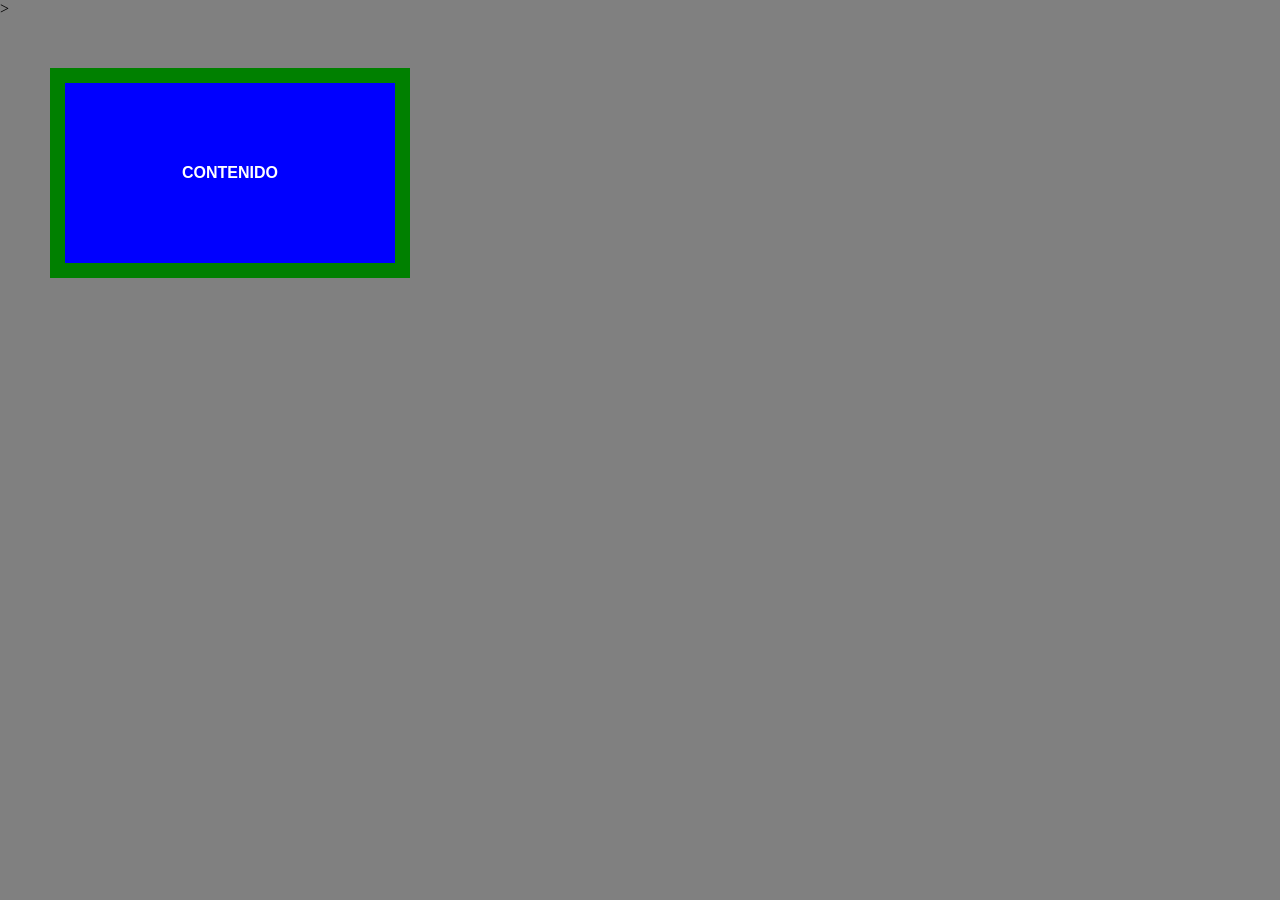
<file: 22400674_Sandoval_Partida_Ivan_Vladimir/U3/index.html>
<!DOCTYPE html>
<html lang="es">
<head>
    <style>
        body {
            margin: 0;
            background-color: gray;
        }

        .caja-demostrativa {
            width: 250px;
            height: 100px;

            background-color: #0000ff;
            color: white;
            font-family: Arial, sans-serif;
            font-weight: bold;
            text-align: center;
            align-content: center;

            padding: 40px;

            border: 15px solid green;

            margin: 50px;
        }

    </style>>
</head>
<body>
    <div class ="caja-demostrativa">
        CONTENIDO
    </div>
</body>
</html>
</file>
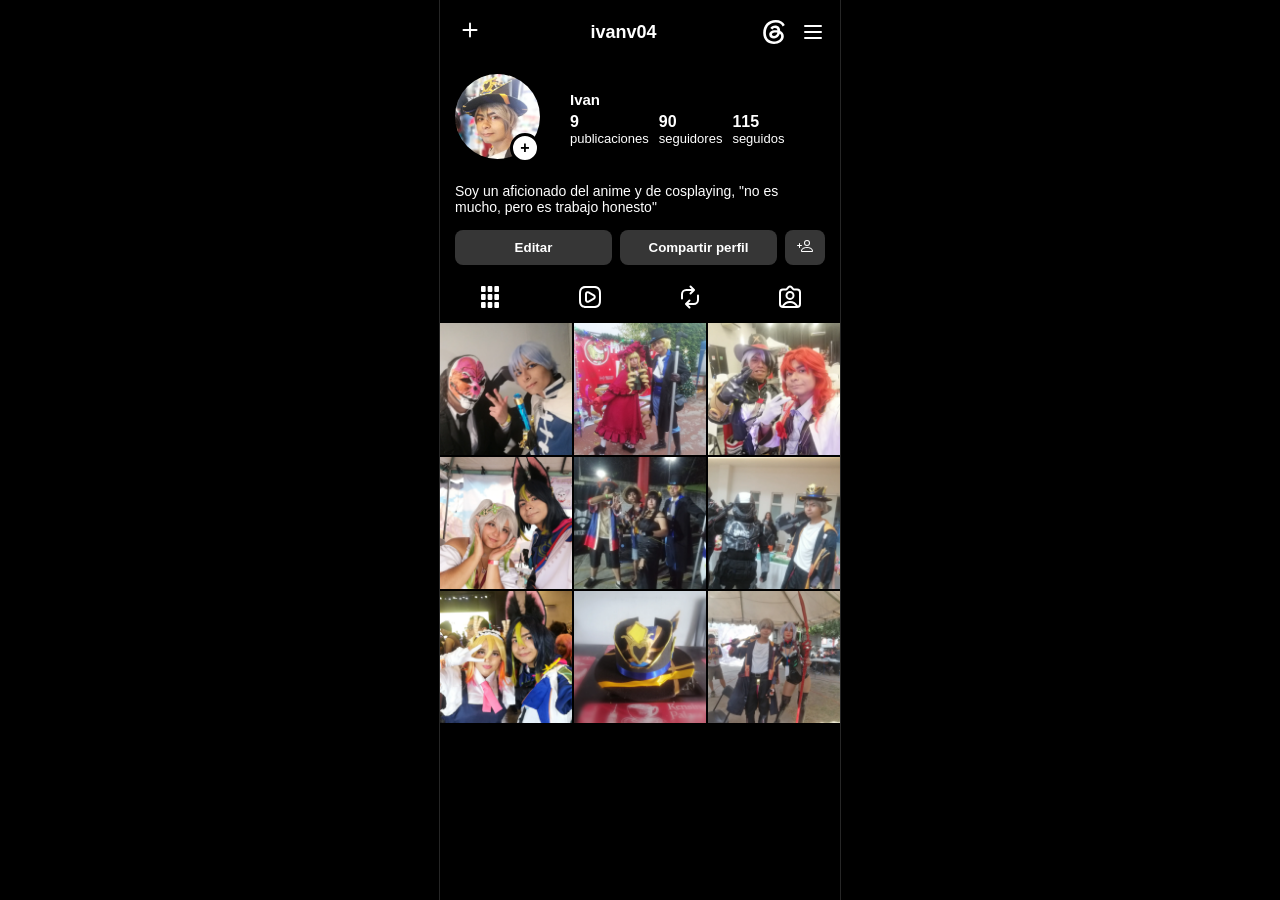
<file: 22400674_Sandoval_Partida_Ivan_Vladimir/U3/instagram/index.html>
<!DOCTYPE html>
<html lang="es">
    <head>
        <meta charset="UTF-8">
        <title>Instagram</title>
        <link rel="stylesheet" href="./css/styles.css">
    </head>
    <body>
        <main class="app-container">
            <nav class ="nav-container">
                <div class="nav-left">
                    <svg xmlns="http://www.w3.org/2000/svg" width="30" fill="currentColor" class="bi bi-plus" viewBox="0 0 16 16"> <path d="M8 4a.5.5 0 0 1 .5.5v3h3a.5.5 0 0 1 0 1h-3v3a.5.5 0 0 1-1 0v-3h-3a.5.5 0 0 1 0-1h3v-3A.5.5 0 0 1 8 4" /> </svg>
                </div>
                <div class="nav-center">
                    ivanv04
                </div>
                <div class="nav-right">
                    <svg aria-label="" class="x1lliihq x1n2onr6 x5n08af" fill="currentColor" height="24" role="img" viewBox="0 0 976.98 1082" width="24"> <title></title> <path class="xcslo1z" d="M770.347,500.347c-1.355-156.85-86.386-251.367-230.025-251.367-95.872,0-176.499,43.362-218.846,112.472l92.823,64.705c24.053-37.942,57.252-69.448,118.231-69.448,68.77,0,104.341,38.281,114.504,109.423-33.2-5.081-66.399-7.791-100.615-7.791-185.646,0-273.049,84.015-273.049,195.131,0,113.149,87.403,179.548,216.136,179.548,141.267,0,225.621-95.194,260.176-213.086,35.91,16.261,60.64,54.203,60.64,111.116,0,152.447-175.822,235.446-324.881,235.446-219.862,0-363.501-144.316-363.501-379.084,0-287.616,190.05-471.907,445.483-471.907,171.418,0,256.11,75.207,313.701,176.16l94.856-66.399C913.308,94.501,773.396,1,563.358,1,228.653,1,.999,238.478.999,583.008c0,315.057,222.911,497.992,488.507,497.992,219.523,0,441.418-128.055,441.418-347.24,0-114.504-65.721-190.389-160.577-233.413ZM485.441,718.854c-48.444,0-91.129-23.036-91.129-65.383,0-66.738,81.983-87.064,162.271-87.064,30.489,0,60.301,2.032,86.725,7.792-18.971,86.725-75.207,144.655-157.867,144.655Z"> </path> </svg>
                    <svg width="24" viewBox="0 0 24 24" fill="none" xmlns="http://www.w3.org/2000/svg" stroke="#ffffff"><g id="SVGRepo_bgCarrier" stroke-width="0"></g><g id="SVGRepo_tracerCarrier" stroke-linecap="round" stroke-linejoin="round"></g><g id="SVGRepo_iconCarrier"> <path d="M4 18L20 18" stroke="#ffffff" stroke-width="2" stroke-linecap="round"></path> <path d="M4 12L20 12" stroke="#ffffff" stroke-width="2" stroke-linecap="round"></path> <path d="M4 6L20 6" stroke="#ffffff" stroke-width="2" stroke-linecap="round"></path> </g></svg>
                </div>
            </nav>
            <header>
                <div class="profile-header">
                    <div class="profile-pic-container">
                        <img class="profile-pic" src="./img/profile.jpg">
                        <div class="add-story-btn">+</div>
                    </div>
                    <div>
                        <h1 class="name">Ivan</h1>
                        <div class="profile-stats">
                            <div class="stat-item">
                                <strong>9</strong>
                                <span>publicaciones</span>
                            </div>
                            <div class="stat-item">
                                <strong>90</strong>
                                <span>seguidores</span>
                            </div>
                            <div class="stat-item">
                                <strong>115</strong>
                                <span>seguidos</span>
                            </div>
                        </div>
                    </div>
                </div>
            </header>
            <section class="profile-bio">
                <p class="bio">Soy un aficionado del anime y de cosplaying, "no es mucho, pero es trabajo honesto"</p>
                <div class="action-button">
                    <button class="btn">Editar</button>
                    <button class="btn">Compartir perfil</button>
                    <button class="btn icon-btn">
                        <svg xmlns="http://www.w3.org/2000/svg" width="16" height="16" fill="currentColor" class="bi bi-person-plus" viewBox="0 0 16 16"> <path d="M6 8a3 3 0 1 0 0-6 3 3 0 0 0 0 6m2-3a2 2 0 1 1-4 0 2 2 0 0 1 4 0m4 8c0 1-1 1-1 1H1s-1 0-1-1 1-4 6-4 6 3 6 4m-1-.004c-.001-.246-.154-.986-.832-1.664C9.516 10.68 8.289 10 6 10s-3.516.68-4.168 1.332c-.678.678-.83 1.418-.832 1.664z" /> <path fill-rule="evenodd" d="M13.5 5a.5.5 0 0 1 .5.5V7h1.5a.5.5 0 0 1 0 1H14v1.5a.5.5 0 0 1-1 0V8h-1.5a.5.5 0 0 1 0-1H13V5.5a.5.5 0 0 1 .5-.5" /> </svg>
                    </button>
                </div>
            </section>
            <section class="profile-tabs">
                <div class="tab">
                    <svg aria-label="Publicaciones" class="x1lliihq x1n2onr6 xyb1xck" fill="currentColor" height="24" role="img" viewBox="0 0 24 24" width="24"> <title>Publicaciones</title> <rect height="6" rx="1" ry="1" width="4.667" x="3" y="1"></rect> <rect height="6" rx="1" ry="1" width="4.667" x="16.333" y="1"></rect> <rect height="6" rx="1" ry="1" width="4.667" x="9.667" y="1"></rect> <rect height="6" rx="1" ry="1" width="4.667" x="3" y="9"></rect> <rect height="6" rx="1" ry="1" width="4.667" x="16.333" y="9"></rect> <rect height="6" rx="1" ry="1" width="4.667" x="9.667" y="9"></rect> <rect height="6" rx="1" ry="1" width="4.667" x="3" y="17"></rect> <rect height="6" rx="1" ry="1" width="4.667" x="16.333" y="17"></rect> <rect height="6" rx="1" ry="1" width="4.667" x="9.667" y="17"></rect> </svg>
                </div>
                <div class="tab">
                    <svg aria-label="Reels" class="x1lliihq x1n2onr6 x5n08af" fill="currentColor" height="24" role="img" viewBox="0 0 24 24" width="24"> <title>Reels</title> <path d="M22.935 7.468c-.063-1.36-.307-2.142-.512-2.67a5.341 5.341 0 0 0-1.27-1.95 5.345 5.345 0 0 0-1.95-1.27c-.53-.206-1.311-.45-2.672-.513C15.333 1.012 14.976 1 12 1s-3.333.012-4.532.065c-1.36.063-2.142.307-2.67.512-.77.298-1.371.69-1.95 1.27a5.36 5.36 0 0 0-1.27 1.95c-.206.53-.45 1.311-.513 2.672C1.012 8.667 1 9.024 1 12s.012 3.333.065 4.532c.063 1.36.307 2.142.512 2.67.297.77.69 1.372 1.27 1.95.58.581 1.181.974 1.95 1.27.53.206 1.311.45 2.672.513C8.667 22.988 9.024 23 12 23s3.333-.012 4.532-.065c1.36-.063 2.142-.307 2.67-.512a5.33 5.33 0 0 0 1.95-1.27 5.356 5.356 0 0 0 1.27-1.95c.206-.53.45-1.311.513-2.672.053-1.198.065-1.555.065-4.531s-.012-3.333-.065-4.532Zm-1.998 8.972c-.05 1.07-.228 1.652-.38 2.04-.197.51-.434.874-.82 1.258a3.362 3.362 0 0 1-1.258.82c-.387.151-.97.33-2.038.379-1.162.052-1.51.063-4.441.063s-3.28-.01-4.44-.063c-1.07-.05-1.652-.228-2.04-.38a3.354 3.354 0 0 1-1.258-.82 3.362 3.362 0 0 1-.82-1.258c-.151-.387-.33-.97-.379-2.038C3.011 15.28 3 14.931 3 12s.01-3.28.063-4.44c.05-1.07.228-1.652.38-2.04.197-.51.434-.875.82-1.26a3.372 3.372 0 0 1 1.258-.819c.387-.15.97-.329 2.038-.378C8.72 3.011 9.069 3 12 3s3.28.01 4.44.063c1.07.05 1.652.228 2.04.38.51.197.874.433 1.258.82.385.382.622.747.82 1.258.151.387.33.97.379 2.038C20.989 8.72 21 9.069 21 12s-.01 3.28-.063 4.44Zm-4.584-6.828-5.25-3a2.725 2.725 0 0 0-2.745.01A2.722 2.722 0 0 0 6.988 9v6c0 .992.512 1.88 1.37 2.379.432.25.906.376 1.38.376.468 0 .937-.123 1.365-.367l5.25-3c.868-.496 1.385-1.389 1.385-2.388s-.517-1.892-1.385-2.388Zm-.993 3.04-5.25 3a.74.74 0 0 1-.748-.003.74.74 0 0 1-.374-.649V9a.74.74 0 0 1 .374-.65.737.737 0 0 1 .748-.002l5.25 3c.341.196.378.521.378.652s-.037.456-.378.651Z"> </path> </svg>                </div>
                <div class="tab">
                    <svg viewBox="0 0 24 24" width="24" height="24" fill="currentColor" role="img" title="Reposts" class="x14rh7hd" style="--x-color: rgb(var(--ig-secondary-icon));"> <title>Reposts</title> <path d="M19.998 9.497a1 1 0 0 0-1 1v4.228a3.274 3.274 0 0 1-3.27 3.27h-5.313l1.791-1.787a1 1 0 0 0-1.412-1.416L7.29 18.287a1.004 1.004 0 0 0-.294.707v.001c0 .023.012.042.013.065a.923.923 0 0 0 .281.643l3.502 3.504a1 1 0 0 0 1.414-1.414l-1.797-1.798h5.318a5.276 5.276 0 0 0 5.27-5.27v-4.228a1 1 0 0 0-1-1zm-6.41-3.496-1.795 1.795a1 1 0 1 0 1.414 1.414l3.5-3.5a1.003 1.003 0 0 0 0-1.417l-3.5-3.5a1 1 0 0 0-1.414 1.414l1.794 1.794H8.27A5.277 5.277 0 0 0 3 9.271V13.5a1 1 0 0 0 2 0V9.271a3.275 3.275 0 0 1 3.271-3.27z"> </path> </svg>
                </div>
                <div class="tab">
                    <svg aria-label="Etiquetas" class="x1lliihq x1n2onr6 x1cp0k07" fill="currentColor" height="24" role="img" viewBox="0 0 24 24" width="24"> <title>Etiquetas</title> <path d="M21 7.48a2 2 0 0 0-2-2h-3.046a2.002 2.002 0 0 1-1.506-.683l-1.695-1.939a1 1 0 0 0-1.506 0L9.552 4.797c-.38.434-.93.682-1.506.682H5a2 2 0 0 0-2 2V19l.01.206A2 2 0 0 0 5 21h14a2 2 0 0 0 2-2V7.48ZM23 19a4 4 0 0 1-4 4H5a4 4 0 0 1-3.995-3.794L1 19V7.48a4 4 0 0 1 4-4h3.046l1.696-1.94a3 3 0 0 1 4.516 0l1.696 1.94H19a4 4 0 0 1 4 4V19Z" fill="currentColor"></path> <path d="M14.5 10.419a2.5 2.5 0 1 0-5 0 2.5 2.5 0 0 0 5 0Zm2 0a4.5 4.5 0 1 1-9 0 4.5 4.5 0 0 1 9 0ZM12 16.003c3.511 0 6.555 1.99 8.13 4.906a1 1 0 0 1-1.76.95c-1.248-2.31-3.64-3.857-6.37-3.857S6.878 19.55 5.63 21.86a1 1 0 0 1-1.76-.951c1.575-2.915 4.618-4.906 8.13-4.906Z" fill="currentColor"></path> </svg>
                </div>
            </section>
            <section class="gallery">
                <div class="post">
                    <img src="./img/9.webp">
                </div>
                <div class="post">
                    <img src="./img/8.jpg">
                </div>
                <div class="post">
                    <img src="./img/7.webp">
                </div>
                <div class="post">
                    <img src="./img/6.webp">
                </div>
                <div class="post">
                    <img src="./img/5.webp">
                </div>
                <div class="post">
                    <img src="./img/4.webp">
                </div>
                <div class="post">
                    <img src="./img/3.webp">
                </div>
                <div class="post">
                    <img src="./img/2.webp">
                </div>
                <div class="post">
                    <img src="./img/1.webp">
                </div>
            </section>
        </main>
    </body>
</html>
</file>
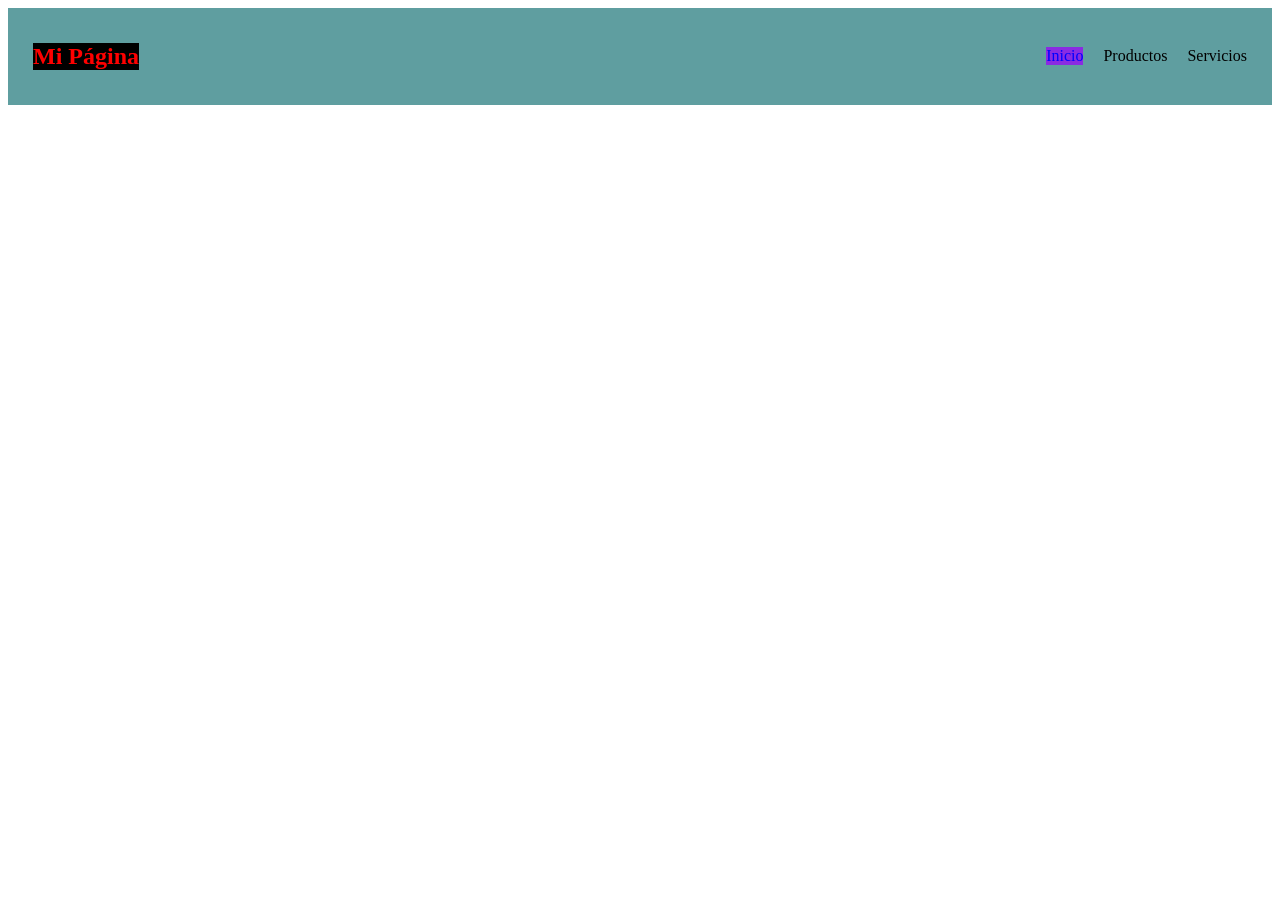
<file: 22400674_Sandoval_Partida_Ivan_Vladimir/U3/flex.html>
<!DOCTYPE html>
<html lang="es">
    <head>
        <meta charset="UTF-8">
        <title>Ejemplo Flex</title>
        <style>
                .navbar{
                    display: flex;
                    justify-content: space-between;
                    align-items: center;
                    background-color: cadetblue;
                    padding: 15px 25px;
                }
                .menu {
                    display: flex;
                    gap: 20px;
                }

                .menu a{
                    color: black;
                    text-decoration: none;
                }
        </style>
    </head>
    <body>
        <nav class="navbar">
            <h2 style="color: red; background-color: black;">Mi Página</h2>
            <div  class="menu">
                <a style="color: blue; background-color: blueviolet;" href="#">Inicio</a>
                <a href="#">Productos</a>
                <a href="#">Servicios</a>
            </div>
        </nav>
    </body>

</html>
</file>
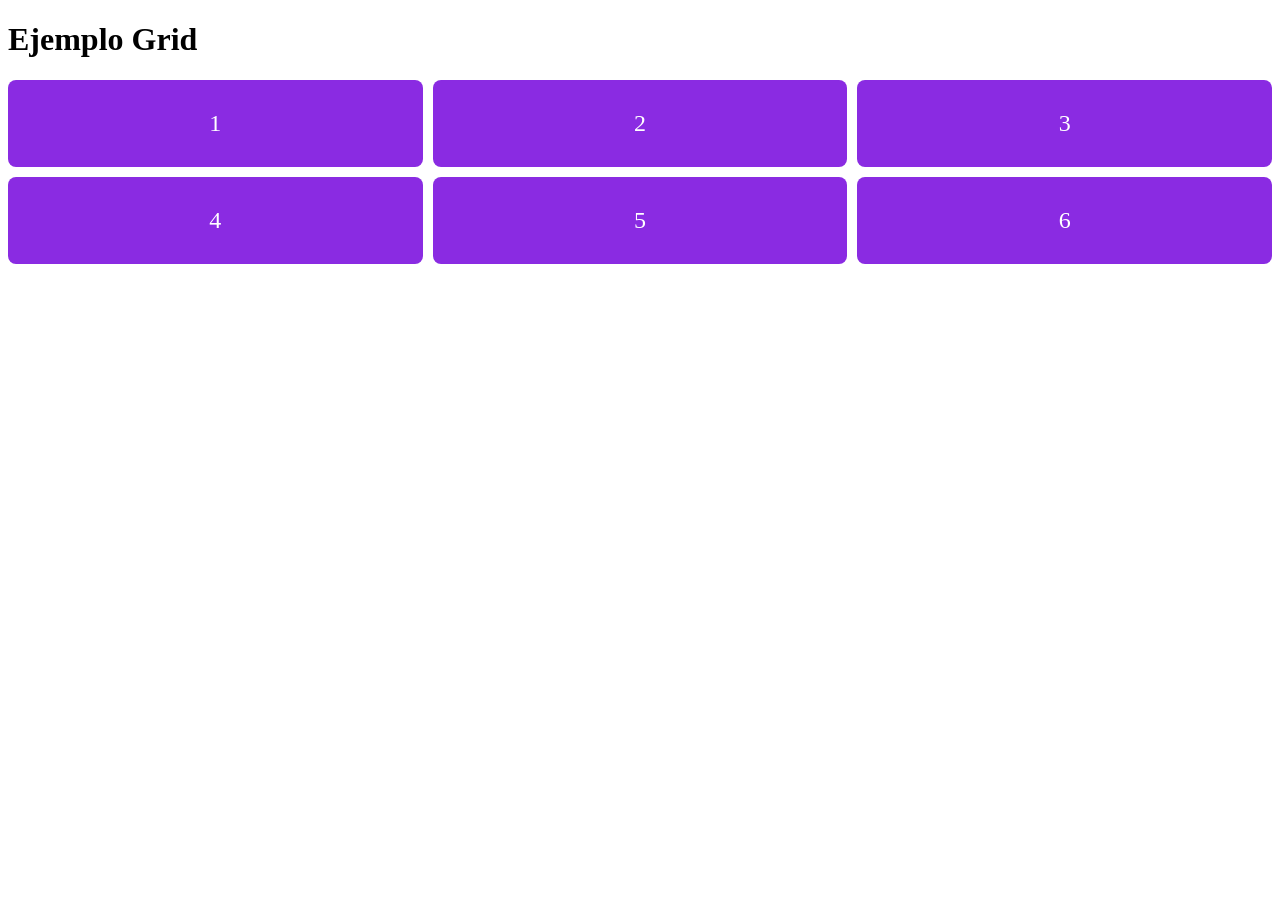
<file: 22400674_Sandoval_Partida_Ivan_Vladimir/U3/grid.html>
<!DOCTYPE html>
<html>
    <head>
        <meta charset="UTF-8">
        <title>Ejemplo Grid</title>
        <style>
                .contenedor {
                    display: grid;
                    grid-template-columns: repeat(3, 1fr);
                    gap: 10px
                }
                .caja{
                    background-color: blueviolet;
                    color: white;
                    padding: 30px;
                    text-align: center;
                    font-size: 24px;
                    border-radius: 8px;
                }
        </style>
    </head>
    <body>
        <h1>Ejemplo Grid</h1>
        <div class="contenedor">
            <div class="caja">1</div>
            <div class="caja">2</div>
            <div class="caja">3</div>
            <div class="caja">4</div>
            <div class="caja">5</div>
            <div class="caja">6</div>
        </div>
    </body>
</html>
</file>
<file: 22400674_Sandoval_Partida_Ivan_Vladimir/U3/instagram/css/styles.css>
* {
    margin: 0;
    padding: 0;
}

body {
    background-color: black;
    color: white;
    font-family: Arial, Helvetica, sans-serif;
}

.app-container {
    max-width: 400px;
    margin: 0 auto;
    border-left: 1px solid #262626;
    border-right: 1px solid #262626;
    min-height: 100vh;
}

.nav-container {
    display: flex;
    justify-content: space-between;
    align-items: center;
    padding: 15px;
}

.nav-center {
    font-size: 18px;
    font-weight: bold;
}

.nav-right {
    display: flex;
    gap: 15px;
}

.profile-header{
    display: flex;
    align-items: center;
    padding: 10px 15px 20px 15px;
    gap: 20px;
}

.profile-pic-container {
    position: relative;
    flex-shrink: 0;
}

.profile-pic {
    width: 85px;
    height: 85px;
    border-radius:50%;
    object-fit: cover;
}

.add-story-btn{
    position: absolute;
    bottom: 0;
    right: 0;
    background-color: white;
    color: black;
    width: 24px;
    height: 24px;
    display: flex;
    justify-content: center;
    align-items: center;
    font-size: 16px;
    font-weight: bold;
    border: 3px solid black;
    border-radius: 50%;
}

.name {
    font-size: 15px;
    font-weight: bold;
    margin-bottom: 5px;
    margin-left: 10px;
}

.profile-stats {
    display: flex;
    justify-content: space-around;
    width: 100%;
}

.stat-item { 
    display: flex;
    flex-direction: column;
    align-items: left;
    font-size: 13px;
    padding-left: 10px;
}

.stat-item strong {
    font-size: 16px;
}

.profile-bio{
    padding: 0 15px 20px 15px;
}

.bio{
    font-size: 14px;
    margin-bottom: 15px;
}

.action-button {
    display: flex;
    gap: 8px;
}

.btn {
    flex: 1;
    background-color: #363636;
    color: white;
    border: none;
    padding: 8px 0;
    border-radius: 8px;
    font-weight: bold;
}

.icon-btn {
    flex: 0 0 40px;
    transform: scaleX(-1);
}

.profile-tabs {
    display: flex;
    justify-content: space-around;
    align-items: center;
    margin-bottom: 10px;
}

.gallery {
    display: grid;
    grid-template-columns: repeat(3,1fr);
    gap:2px;
}

.post {
    background-color: #262626;
    aspect-ratio: 1/1;
    overflow:hidden;
}

.post img {
    width: 100%;
    height: 100%;
    object-fit: cover;
}
</file>
